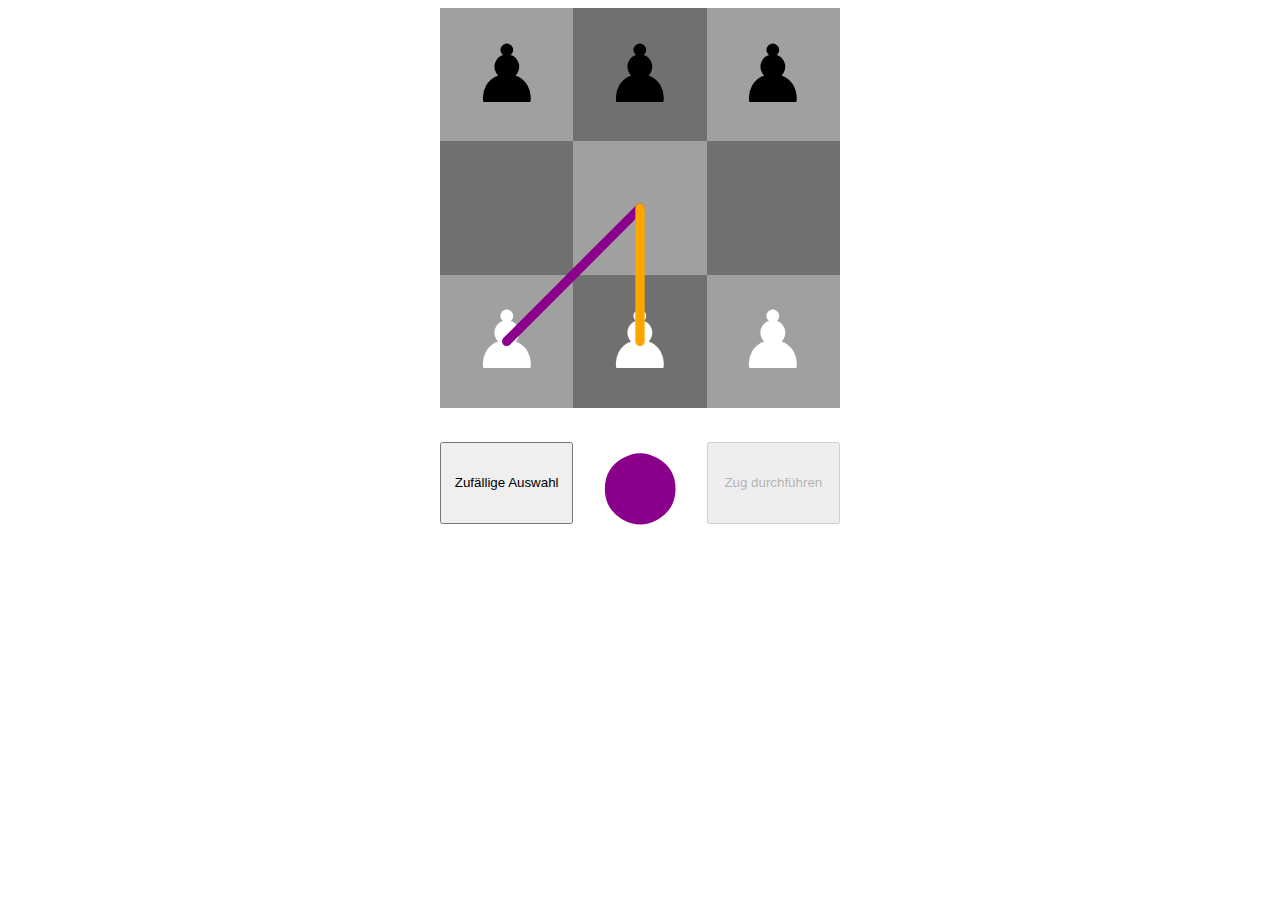
<file: index.html>
<!DOCTYPE html>
<html>

<head>
    <link rel="stylesheet" href="styles.css">
</head>

<body>

    <div class="chessboard">

        <!-- arrows -->
        <svg class="arrow-layer" viewBox="0 0 300 300">
            <line class="arrow-line" x1="50" y1="250" x2="150" y2="150" style="stroke: darkmagenta;"/>
            <line class="arrow-line" x1="150" y1="250" x2="150" y2="150" style="stroke: orange;"/>
        </svg>
        
        <!-- row 3 -->
        <div class="light square"><div class="piece-black">&#9823</div></div>
        <div class="dark square"><div class="piece-black">&#9823</div></div>
        <div class="light square"><div class="piece-black">&#9823</div></div>

        <!-- row 2 -->
        <div class="dark square"></div>
        <div class="light square"></div>
        <div class="dark square"></div>

        <!-- row 1 -->
        <div class="light square"><div class="piece-white">&#9823</div></div>
        <div class="dark square"><div class="piece-white">&#9823</div></div>
        <div class="light square"><div class="piece-white">&#9823</div></div>

        <!-- white space -->
        <div style="color: white; font-size: 30px; text-align: center;">You found</div>
        <div style="color: white; font-size: 30px; text-align: center;">Colins</div>
        <div style="color: white; font-size: 30px; text-align: center;">easter egg</div>

        <!-- buttons / selection -->
        <input type="button" value="Zufällige Auswahl" class="button">
        <label style="color: darkmagenta; text-align: center; font-size: 70px;">&#11044</label>
        <input type="button" value="Zug durchführen" class="button" disabled>

    </div>

</body>

</html>
</file>
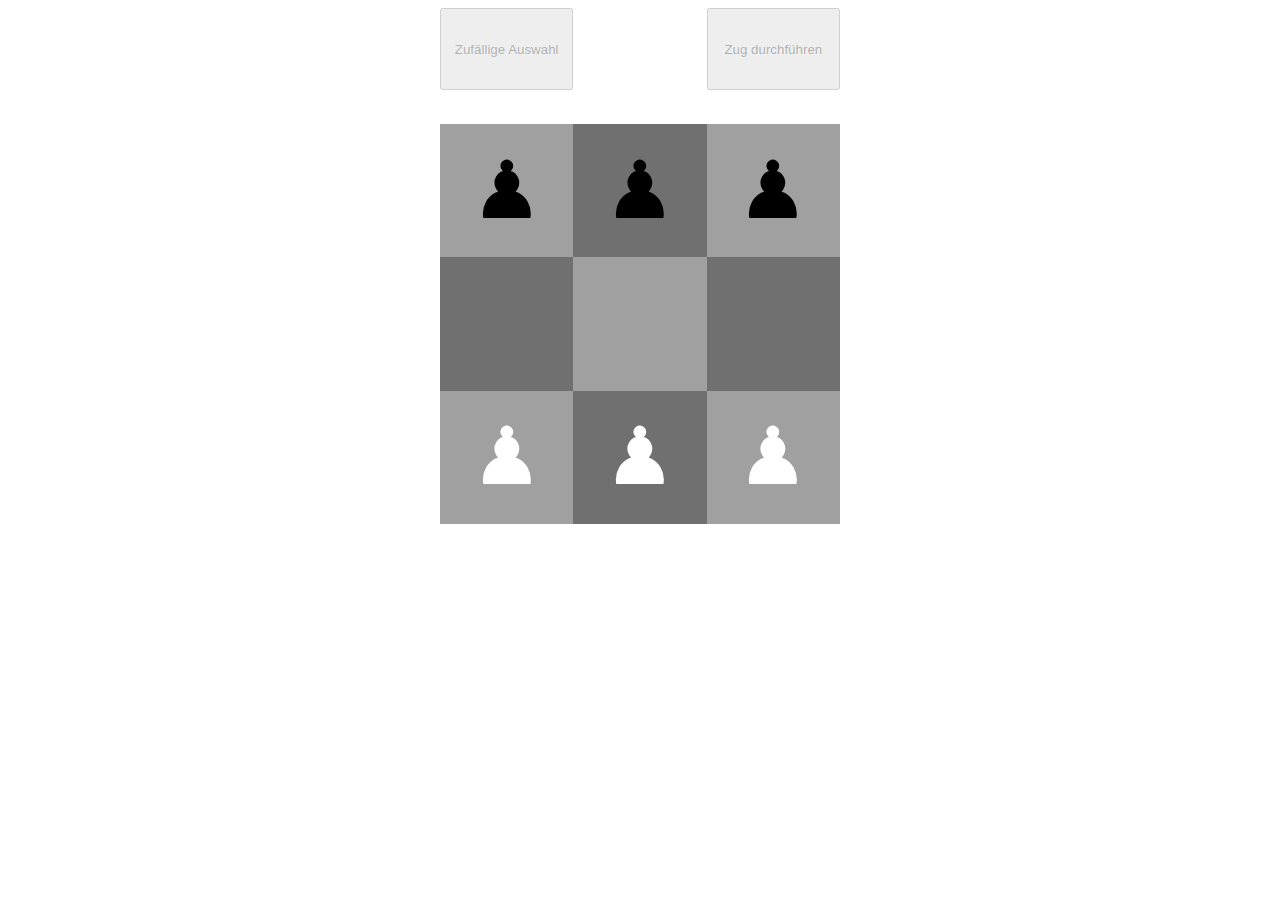
<file: AI training mode/index.html>
<!DOCTYPE html>
<html>

<head>
    <link rel="stylesheet" href="styles.css">
    <script src="./scripts/util.js" defer></script>
    <script src="./scripts/game.js" defer></script>
    <script src="./scripts/white.js" defer></script>
    <script src="./scripts/black.js" defer></script>
</head>

<body class="white-can-move">
    <div class="game-container">
        <div class="controls">
            <!-- buttons / selection -->
            <input type="button" class="button" disabled id="auswahlButton" value="Zufällige Auswahl"> <!-- auswahl -->
            <label id="selection" style="color: white; text-align: center; font-size: 70px;">&#11044</label>
            <input type="button" class="button" disabled id="durchfuehrenButton" value="Zug durchführen"> <!-- durchführen -->
            
            <!-- white space -->
            <div style="color: white; font-size: 30px; text-align: center;">You found</div>
            <div style="color: white; font-size: 30px; text-align: center;">Colins</div>
            <div style="color: white; font-size: 30px; text-align: center;">easter egg!</div>
        </div>

        <div class="chessboard">
            <!-- arrows -->
            <svg id="lines" class="arrow-layer" viewBox="0 0 300 300">
            </svg>

            <!-- row 3 -->
            <div id="3a" class="light square"><div class="piece-black">&#9823</div></div>
            <div id="3b" class="dark square"><div class="piece-black">&#9823</div></div>
            <div id="3c" class="light square"><div class="piece-black">&#9823</div></div>

            <!-- row 2 -->
            <div id="2a" class="dark square"></div>
            <div id="2b" class="light square"></div>
            <div id="2c" class="dark square"></div>

            <!-- row 1 -->
            <div id="1a" class="light square"><div class="piece-white" draggable="true">&#9823</div></div>
            <div id="1b" class="dark square"><div class="piece-white" draggable="true">&#9823</div></div>
            <div id="1c" class="light square"><div class="piece-white" draggable="true">&#9823</div></div>
        </div>

        <div style="text-align: center;">
            <br>
            <p id="notification" style="visibility: hidden;">Test</p>
            <br>
            <input type="button" class="button" id="restart" style="visibility: hidden; font-size: 20px;" value="Restart">
        </div>
    </div>
</body>

</html>
</file>
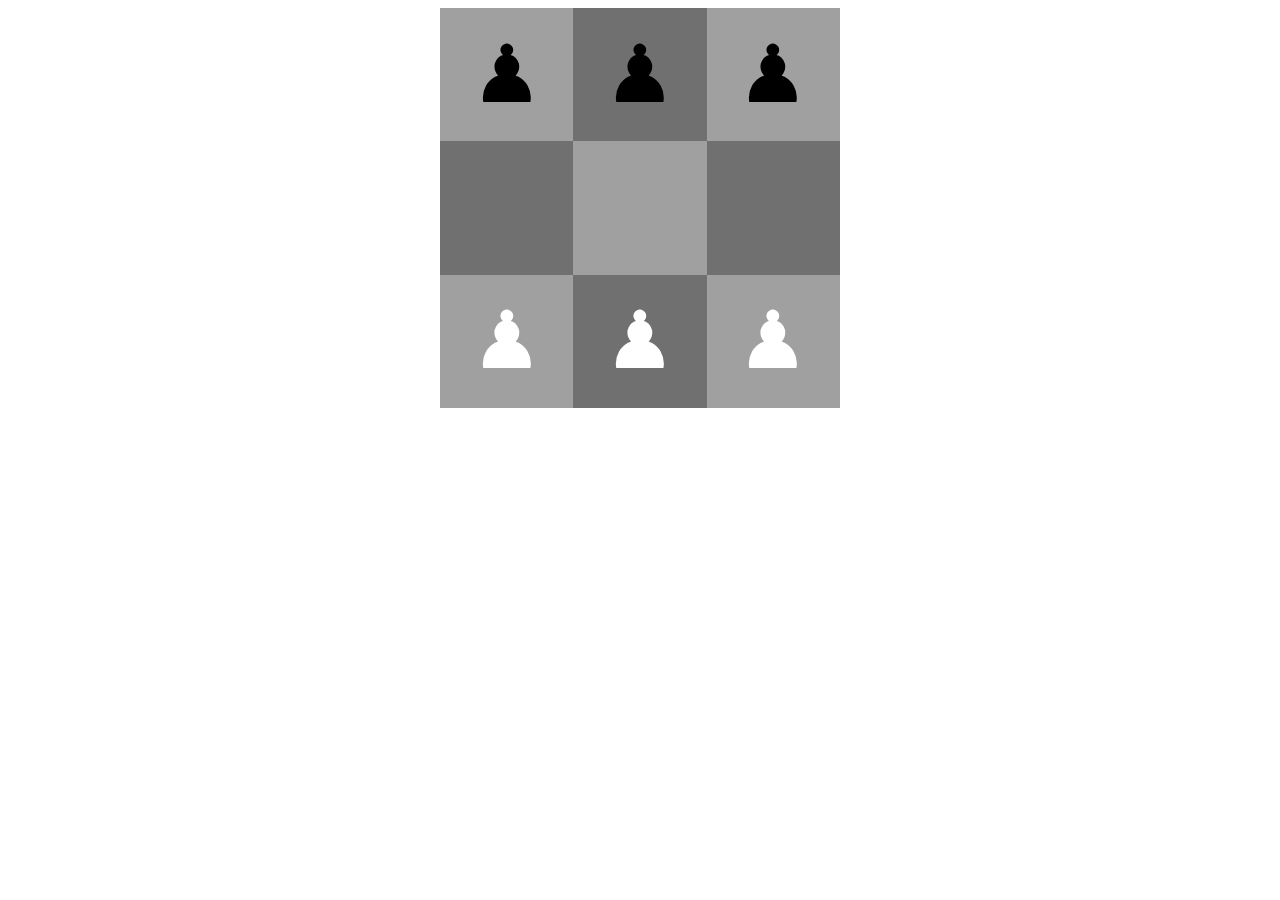
<file: play agains hardcoded AI mode/index.html>
<!DOCTYPE html>
<html>

<head>
    <link rel="stylesheet" href="styles.css">
    <script src="./scripts/util.js" defer></script>
    <script src="./scripts/game.js" defer></script>
    <script src="./scripts/white.js" defer></script>
    <script src="./scripts/black.js" defer></script>
</head>

<body class>
    <div class="game-container">
        <div class="chessboard">
            <!-- row 3 -->
            <div id="3a" class="light square"><div class="piece-black" draggable="true">&#9823</div></div>
            <div id="3b" class="dark square"><div class="piece-black" draggable="true">&#9823</div></div>
            <div id="3c" class="light square"><div class="piece-black" draggable="true">&#9823</div></div>

            <!-- row 2 -->
            <div id="2a" class="dark square"></div>
            <div id="2b" class="light square"></div>
            <div id="2c" class="dark square"></div>

            <!-- row 1 -->
            <div id="1a" class="light square"><div class="piece-white">&#9823</div></div>
            <div id="1b" class="dark square"><div class="piece-white">&#9823</div></div>
            <div id="1c" class="light square"><div class="piece-white">&#9823</div></div>
        </div>

        <div style="text-align: center;">
            <br>
            <p id="notification" style="visibility: hidden;">Test</p>
            <br>
            <input type="button" class="button" id="restart" style="visibility: hidden; font-size: 20px;" value="Restart">
        </div>
    </div>
</body>

</html>
</file>
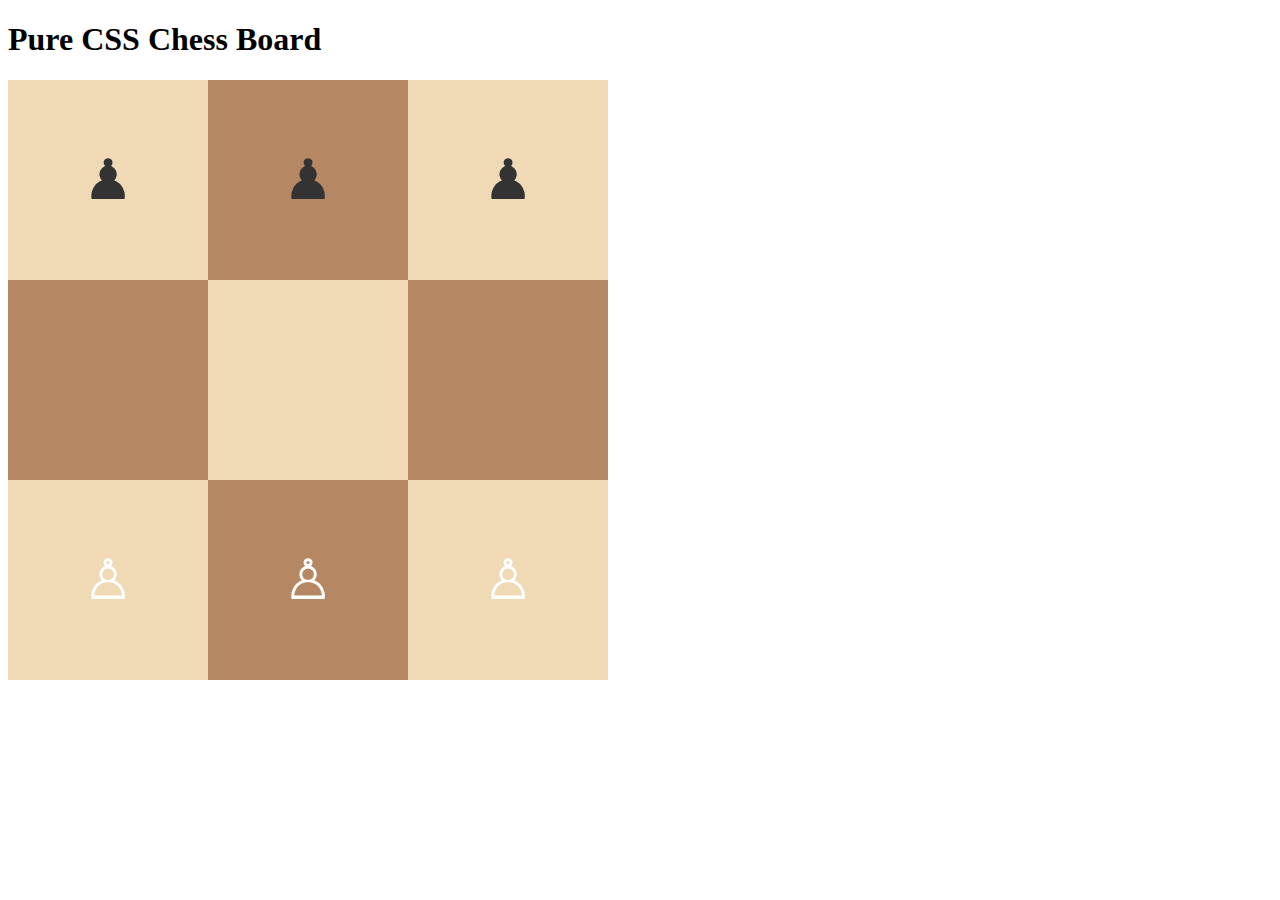
<file: old.html>
<!DOCTYPE html>
<html lang="en">
<head>
    <meta charset="UTF-8">
    <meta name="viewport" content="width=device-width, initial-scale=1.0">
    <style>
        /* Custom CSS for the board structure */
        .chessboard {
            display: grid;
            grid-template-columns: repeat(3, 1fr);
            grid-template-rows: repeat(3, 1fr);
            aspect-ratio: 1 / 1; /* Ensures it's always a square */
            max-width: 600px;
            overflow: hidden;
        }
        .square {
            width: 100%;
            height: 100%;
            display: flex;
            justify-content: center;
            align-items: center;
            font-size: clamp(2rem, 5vw, 3.5rem); /* Responsive piece size */
            cursor: pointer;
            user-select: none;
        }
        .light {
            background-color: #f0d9b5;
        }
        .dark {
            background-color: #b58863;
        }
        .piece-white {
            color: #ffffff;
        }
        .piece-black {
            color: #333333;
        }
    </style>
</head>
<body class="bg-gray-100 min-h-screen flex items-center justify-center p-4">

    <div class="flex flex-col items-center space-y-8 w-full max-w-4xl">
        <h1 class="text-4xl font-extrabold text-gray-800 tracking-tight">Pure CSS Chess Board</h1>
        
        <div class="chessboard">
            <!-- 3rd Rank (Black Pawns) -->
            <div class="square light piece-black">&#9823;</div>
            <div class="square dark piece-black">&#9823;</div>
            <div class="square light piece-black">&#9823;</div>

            <!-- 2nd Rank (Empty) -->
            <div class="square dark"></div>
            <div class="square light"></div>
            <div class="square dark"></div>

            <!-- 1st Rank (White Pawns) -->
            <div class="square light piece-white">&#9817;</div>
            <div class="square dark piece-white">&#9817;</div>
            <div class="square light piece-white">&#9817;</div>
        </div>
        
    </div>

</body>
</html>
</file>
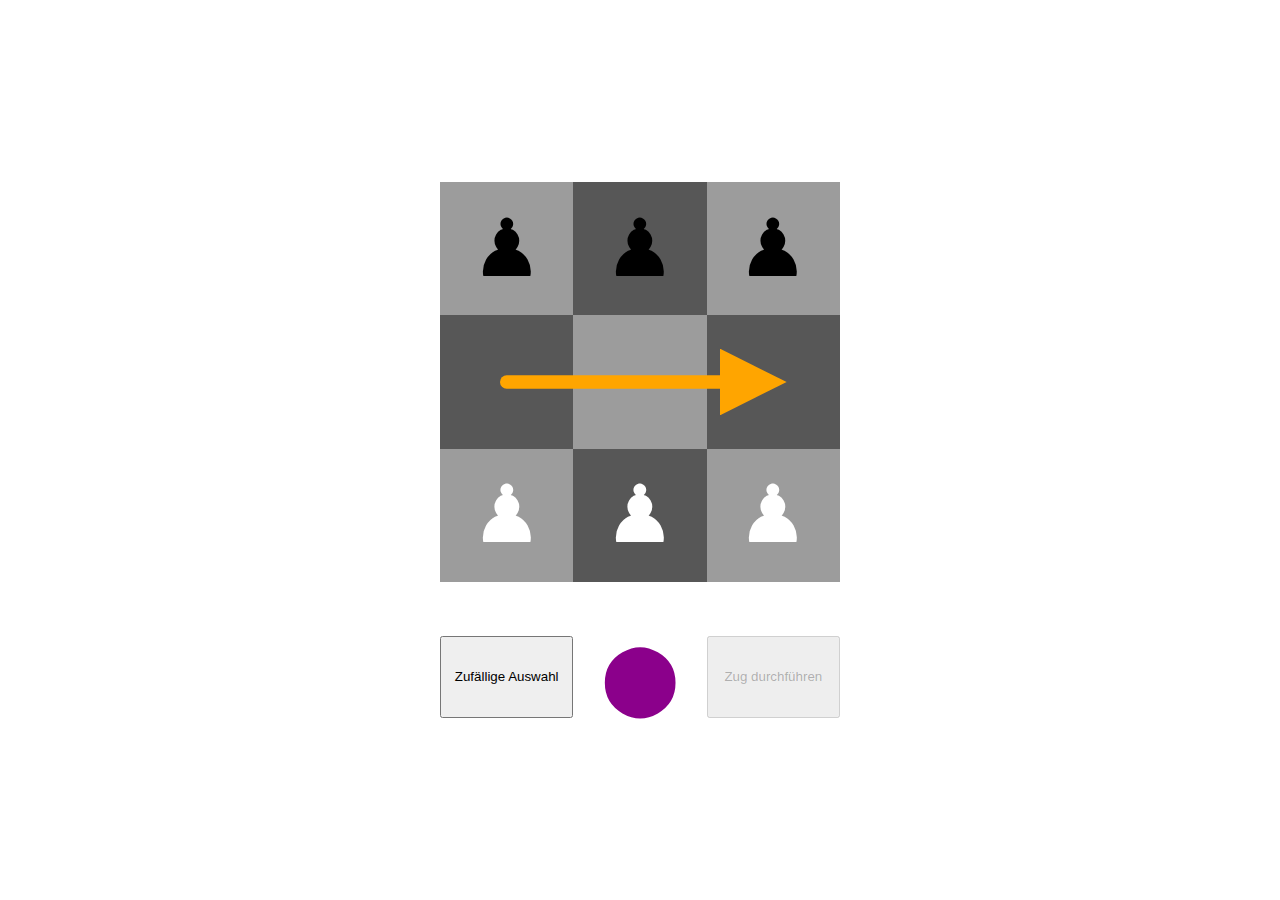
<file: old/test.html>
<!DOCTYPE html>
<html>

<head>
<title>Page Title</title>
<style>
    body {
        display: flex;
        justify-content: center;
        align-items: center;
        min-height: 100vh; /* Ensures vertical centering */
        margin: 0;
    }

    /* NEW: Wraps the board and the arrows together */
    .game-container {
        position: relative; /* Establishes a reference point for the absolute SVG */
        width: 400px;
    }

    .chessboard{
        display: grid;
        grid-template-columns: repeat(3, 1fr);
        width: 400px;
    }

    /* NEW: The arrow layer sits on top of the board */
    .arrow-layer {
        position: absolute;
        top: 0;
        left: 0;
        width: 100%;
        height: 400px; /* Matches the height of the 3x3 board (since width is 400 and ratio 1:1) */
        pointer-events: none; /* CRITICAL: Allows you to click through the arrows to the pieces below */
        z-index: 10;
    }

    /* Style for the arrows */
    .arrow-line {
        stroke: rgba(255, 165, 0, 1); /* Orange color */
        stroke-width: 10;
        stroke-linecap: round;
    }

    .light { background-color: #9c9c9c; }
    .dark { background-color: #575757; }

    .piece-white { color: #ffffff; }
    .piece-black { color: #000000; }

    .square {
        aspect-ratio: 1 / 1;
        display: flex;
        justify-content: center;
        align-items: center;
        flex: 0 0 auto;
        line-height: 0;
        font-size: 80px;
    }

    .next_move {
        text-align: center;
        font-size: 70px;
    }
    
    /* Fixes for button layout in grid */
    .button, .next_move {
        margin-top: 20px;
    }
</style>
</head>

<body>

<div class="game-container">

    <svg class="arrow-layer" viewBox="0 0 300 300">
        <defs>
            <marker id="arrowhead" markerWidth="5" markerHeight="5" refX="2.5" refY="2.5" orient="auto">
                <polygon points="0,0 5,2.5 0,5" fill="rgba(255, 165, 0, 1)" />
            </marker>
        </defs>
        
        <line x1="50" y1="150" x2="235" y2="150" class="arrow-line" marker-end="url(#arrowhead)" />

        </svg>

    <div class="chessboard">
        <div class="light square"><div class="piece-black">&#9823</div></div>
        <div class="dark square"><div class="piece-black">&#9823</div></div>
        <div class="light square"><div class="piece-black">&#9823</div></div>

        <div class="dark square"></div>
        <div class="light square"></div>
        <div class="dark square"></div>

        <div class="light square"><div class="piece-white">&#9823</div></div>
        <div class="dark square"><div class="piece-white">&#9823</div></div>
        <div class="light square"><div class="piece-white">&#9823</div></div>

        <div style="color: white; font-size: 30px; text-align: center;">You found</div>
        <div style="color: white; font-size: 30px; text-align: center;">Colins</div>
        <div style="color: white; font-size: 30px; text-align: center;">easter egg</div>
        
        <input type="button" value="Zufällige Auswahl" class="button">

        <div class="next_move">
            <label style="color: darkmagenta;">&#11044</label><br>
        </div>

        <input type="button" value="Zug durchführen" class="button" disabled>
    </div>

</div>

</body>
</html>
</file>
<file: styles.css>
.light { background-color: #a0a0a0; }
.dark  { background-color: #707070; }
.piece-white { color: #ffffff; }
.piece-black { color: #000000; }

body {
    display: flex;
    justify-content: center;
    align-items: center;
}

.chessboard{
    display: grid;
    grid-template-columns: repeat(3, 1fr);
    width: 400px;
    position: relative;
}

.square {
    aspect-ratio: 1 / 1;
    line-height: 0;
    
    font-size: 80px;
    display: flex;
    justify-content: center;
    align-items: center;
}

.arrow-layer { 
    position: absolute; /* lifts the SVG layer out of the normal grid flow so it can float on top of your chess squares. It anchors itself to the nearest parent with position: relative (which is why we added that to .chessboard).*/
    top: 0; left: 0; height: 400px; width: 100%; /* lay over chess board */
    pointer-events: none; /* don't block click events for the layer below */
}
.arrow-line  { stroke-width: 7; stroke-linecap: round; }
</file>
<file: AI training mode/styles.css>
.light { background-color: #a0a0a0; }
.dark  { background-color: #707070; }

.piece-white { 
    color: #ffffff;
    cursor: not-allowed;
}
body.white-can-move .piece-white {
    cursor: grab;
}
body.white-can-move .piece-white:active {
    cursor: grabbing;
}

.piece-black { 
    color: #000000;
    cursor: not-allowed;
}

body {
    display: flex;
    justify-content: center;
    align-items: center;
}

.chessboard, .controls {
    display: grid;
    grid-template-columns: repeat(3, 1fr);
    width: 400px;
    position: relative;
}

.square {
    aspect-ratio: 1 / 1;
    line-height: 0;
    
    font-size: 80px;
    display: flex;
    justify-content: center;
    align-items: center;
}

.arrow-layer { 
    position: absolute; /* lifts the SVG layer out of the normal grid flow so it can float on top of your chess squares. It anchors itself to the nearest parent with position: relative (which is why we added that to .chessboard).*/
    top: 0; left: 0; height: 400px; width: 100%; /* lay over chess board */
    pointer-events: none; /* don't block click events for the layer below */
}
.arrow-line  { stroke-width: 7; stroke-linecap: round; }
</file>
<file: play agains hardcoded AI mode/styles.css>
.light { background-color: #a0a0a0; }
.dark  { background-color: #707070; }

.piece-black { 
    color: #000000;
    cursor: not-allowed;
}
body.blacks-turn .piece-black {
    cursor: grab;
}
body.blacks-turn .piece-black:active {
    cursor: grabbing;
}

.piece-white { 
    color: #ffffff;
    cursor: not-allowed;
}

body {
    display: flex;
    justify-content: center;
    align-items: center;
}

.chessboard {
    display: grid;
    grid-template-columns: repeat(3, 1fr);
    width: 400px;
    position: relative;
}

.square {
    aspect-ratio: 1 / 1;
    line-height: 0;
    
    font-size: 80px;
    display: flex;
    justify-content: center;
    align-items: center;
}
</file>
